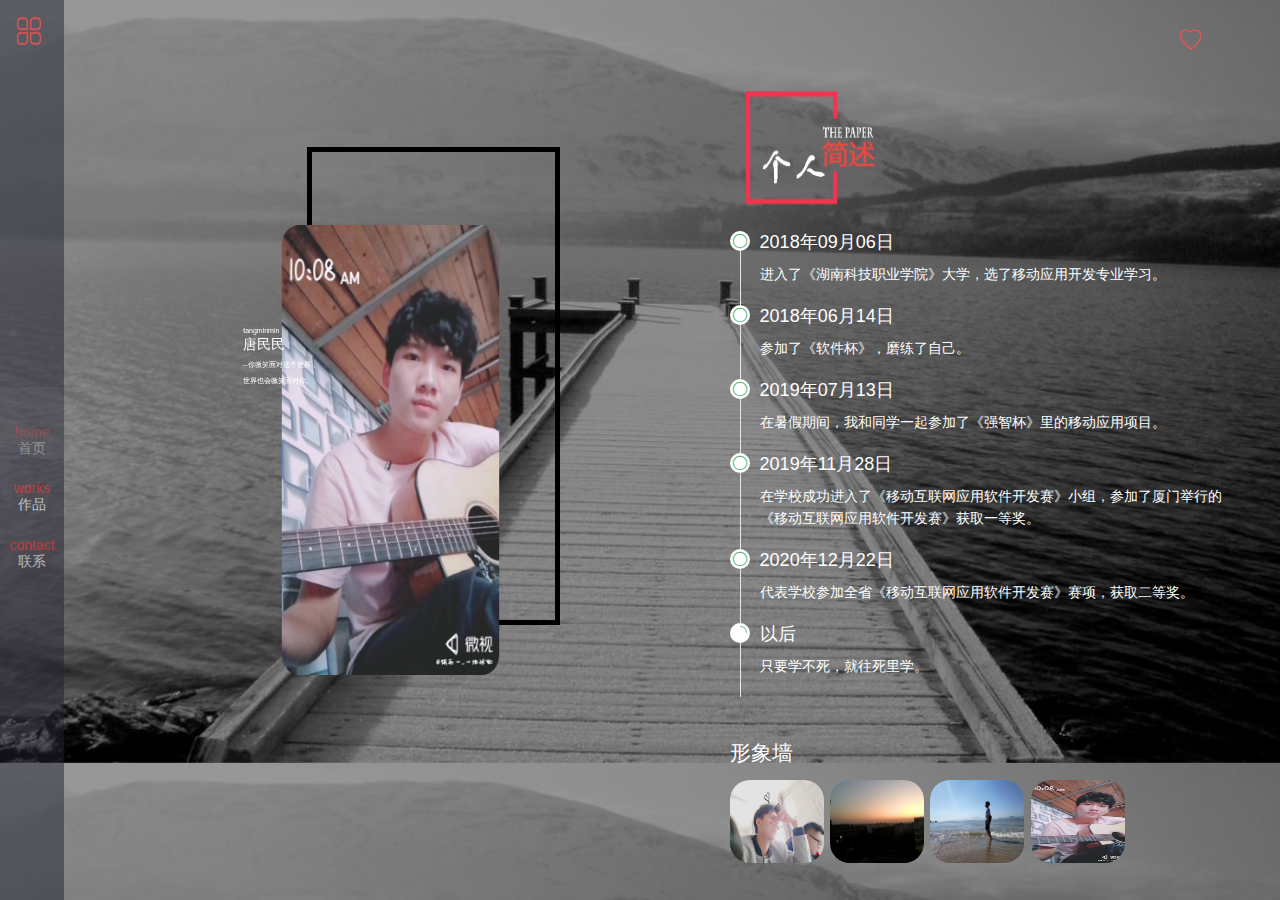
<file: index.html>
<!DOCTYPE html>
<html lang="en">

<head>
    <meta charset="UTF-8">
    <meta name="viewport" content="width=device-width, initial-scale=1.0">
    <meta http-equiv="X-UA-Compatible" content="ie=edge">
    <title>主页</title>
</head>
<!-- 导入时间线样式 -->
<link rel="stylesheet" href="layui/css/layui.css" media="all">
<!-- 导入page1的css -->
<link rel="stylesheet" href="./css/page1.css" type="text/css">
<!-- 导入page2的css -->
<link rel="stylesheet" href="./css/page2.css" type="text/css">
<!-- 导入page2的css -->
<link rel="stylesheet" href="./css/page3.css" type="text/css">
<style>

    * {
        padding: 0;
        margin: 0;
    }

    html,
    body {
        width: 100%;
        height: 100%;
    }

    .mainDiv {
        width: 100%;
        height: 100%;
        overflow: hidden;
    }

    .mainDiv_page {
        width: 100%;
        height: 100%;
        transition: 1s;
    }

    .mainDiv_page1 {
        width: 100%;
        height: 100%;
        background: url(./image/bg1.png);
        background-size: 100%;
        padding-left: 6%;
        display: flex;
        flex-direction: row;
    }

    .mainDiv_page2 {
        width: 100%;
        height: 100%;
        background: bisque;
        background: url(./image/bg2.png);
        background-size: 100%;
        padding-left: 5%;
        display: flex;
    }

    .mainDiv_page3 {
        width: 100%;
        height: 100%;
        background: bisque;
        background: url(./image/bg3.png);
        background-size: 100%;
        padding-left: 5%;
        display: flex;
    }

    /*菜单  */
    .mainMenu {
        position: absolute;
        background: rgb(34, 33, 49);
        opacity: 0.5;
        width: 5%;
        height: 100%;
        display: flex;
        flex-direction: column;
        align-items: center;
    }

    #iv_openMenu {
        position: absolute;
        margin-left: 1%;
        z-index: 10;
        margin-top: 1%;
        opacity: 0.8;
        width: 2.5%;
        height: 4%;
    }
    
    #iv_openMenu:hover {
        cursor: pointer;
        opacity: 1;
        transition: 1s;
    }
    #iv_love{
        position: absolute;
        width: 2%;
        height: 3%;
        margin-left: 92%;
        margin-top: 2%;
        transition: 1s;
    }
    #iv_love:hover{
        cursor: pointer;
        width: 3%;
        height: 4%;
        transition: 1s;
    }

    #div_opneMenuBg {
        background: rgb(62, 62, 71);
        width: 100%;
        height: 8%;
        position: relative;
        opacity: 0.5;
        top: 43%;
    }


    .mainMenu_list {
        text-align: center;
        margin: auto;
        display: flex;
        flex-direction: column;
    }

    .menuList {
        width: 100%;
        margin-top: 50%;
    }

    .menuList:hover {
        cursor: pointer;
        text-shadow: 1px 1px gray;
    }
</style>
<script src="./js/util.js"></script>
<body>
    <!-- 菜单界面 -->
    <img src="./image/icon_menu.png" id="iv_openMenu">
    <a href="./love/love.html" target="_blank"><img src="./image/love.png" id="iv_love"></a>
    <div class="mainMenu">
        <div id="div_opneMenuBg"></div>
        <div class="mainMenu_list">
            <span class="menuList">
                <span style="color: red;">home</span><br>
                <span style="color: white;">首页</span>
            </span>
            <span class="menuList">
                <span style="color: red;">works</span><br>
                <span style="color: white;">作品</span>
            </span>
            <span class="menuList">
                <span style="color: red;">contact</span><br>
                <span style="color: white;">联系</span>
            </span>
        </div>
    </div>
    <!-- 主界面 -->
    <div class="mainDiv"">
        <div class=" mainDiv_page">
        <!-- 第一个界面 -->
        <div class="mainDiv_page1">
            <div id="page1_lift">
                <div id="imgBg"></div>
                <img src="./image/user/user4.png">
                <span id="page1_liftText">
                    <span style="font-size: 50%;">tangminmin<br></span>
                    唐民民<br>
                    <span style="font-size: 50%;">
                        --你微笑面对这个世界，<br>世界也会微笑面对你。
                    </span>
                </span>
            </div>
            <div id="page1_right">
                <img src="./image/home_title.png">
                <!-- 添加时间线 -->
                <div id="page1_jieshao">
                    <!-- //添加时间线 -->
                </div>
                <!-- 添加图片 -->
                <span style="font-size: 150%;">形象墙</span>
                <div id="page1_images">
                    <img src="./image/user/user1.png" >
                    <img src="./image/user/user2.png" >
                    <img src="./image/user/user3.png" >
                    <img src="./image/user/user4.png" >
                </div>
            </div>
        </div>
        <div class="mainDiv_page2">
            <!-- apk区 -->
            <div class="page2_apk">
                <div id="page2_apk_bg">
                    <img src="./image/page2_apk.png" style="width: 20%;height: 10%;margin: auto;">
                </div>
                <div id="page2_apk_ph">
                    <div id="page2_apk_phbg">
                        <!-- 这里添加所有app -->
                    </div>
                </div>
            </div>
            <!-- html区 -->
            <div class="page2_html">
                <div id="page2_html_bg">
                    <img src="./image/page2_html.png" style="width: 20%;height: 10%;margin: auto;">
                </div>
                <div id="page2_html_ph">
                    <!-- 这里加载所有的html -->
                </div>

            </div>
            <!-- word区 -->
            <div class="page2_word">
                <div id="page2_word_bg">
                    <img src="./image/page2_word.png" style="width: 20%;height: 10%;margin: auto;">
                </div>
                <div id="page2_word_ph">
                    <!-- 这里加载所有的word -->
                    
                </div>
            </div>
            <div class="page2_dd">
                <div id="page2_dd_bg">
                    <img src="./image/page2_dd.png" style="width: 20%;height: 10%;margin: auto;">
                </div>
            </div>
        </div>
        <div class="mainDiv_page3">
            <div class="page3_ph" >
                <div class="page3_ph_code">
                    <img src="./image/page3_qq.png">
                    <span>1223758238</span>
                </div>
            </div>
            <div class="page3_ph" >
                <div class="page3_ph_code">
                    <img src="./image/page3_wx.png">
                    <span>ta1223758238</span>
                </div>
            </div>
            <div class="page3_ph" >
                <div class="page3_ph_code">
                    <img src="./image/page3_phone.png">
                    <span>17674078238</span>
                </div>
            </div>
            <div class="page3_ph" >
                <div class="page3_ph_code">
                    <img src="./image/page3_yx.png">
                    <span>1223758238@qq.com</span>
                </<div>
            </div>
        </div>
    </div>
    </div>
</body>
<!-- 导入page1的js -->
<script src="./js/page1.js"></script>
<!-- 导入page2的js -->
<script src="./js/page2.js"></script>
<script>
    alert("建议使用Chrome(谷歌)浏览器");
    //-------主框架
    let pagePost = ["0%", "-49.5%", "-99%"]; //主界面得移动
    let menuBgCh = ["44%", "52%", "60%"]; //菜单选中背景
    let newPage = 0; //
    let page = document.getElementsByClassName("mainDiv_page")[0];
    let isAnimatino = true;
    //点击menu切换
    $(".menuList").click(function () {
        let index = $(".menuList").index(this); //获取点击的第几个class
        animationPageNext(index);
    })
    //触发滚轮事件
    window.onmousewheel = function (e) {
        if (isAnimatino) { //判定是否切换
            isAnimatino = false; //刚进入不得立马切换
            e = e || window.event;
            if (e.wheelDelta > 0) {
                //上滑动
                newPage--;
                if (newPage == -1) {
                    newPage = pagePost.length - 1;
                }
            }
            if (e.wheelDelta < 0) {
                //下滑动
                newPage++;
                if (newPage == pagePost.length) {
                    newPage = 0
                }
            }
            setTimeout(function () {
                //等待动画执行完毕就允许再次监听
                isAnimatino = true;
            }, 1000);
            animationPageNext(newPage); //调用切换页面
        }
    }
    let isOpenMenu = true;
    $("#iv_openMenu").click(() => {
        $(".mainMenu").animate({
            width: 'toggle'
        }, 500);
        if (isOpenMenu) {
            r = "180deg";
        } else {
            r = "0deg";
        }
        $("#iv_openMenu").css({
            "transform": "rotate(" + r + ")"
        });
        isOpenMenu = !isOpenMenu;
    });
    //写一个动画切换界面的方法
    function animationPageNext(index) {
        page.style.marginTop = pagePost[index]; //移动主界面
        $("#div_opneMenuBg").animate({
            "top": menuBgCh[index]
        }); //移动选中背景
    }
</script>

</html>
</file>
<file: layui/css/layui.css>
/** layui-v2.3.0 MIT License By https://www.layui.com */
 .layui-inline,img{display:inline-block;vertical-align:middle}.layui-rate,li{list-style:none}h1,h2,h3,h4,h5,h6{font-weight:400}.layui-edge,.layui-header,.layui-inline,.layui-main{position:relative}.layui-btn,.layui-edge,.layui-inline,img{vertical-align:middle}.layui-btn,.layui-disabled,.layui-icon,.layui-unselect{-webkit-user-select:none;-ms-user-select:none;-moz-user-select:none}blockquote,body,button,dd,div,dl,dt,form,h1,h2,h3,h4,h5,h6,input,li,ol,p,pre,td,textarea,th,ul{margin:0;padding:0;-webkit-tap-highlight-color:rgba(0,0,0,0)}a:active,a:hover{outline:0}img{border:none}table{border-collapse:collapse;border-spacing:0}h4,h5,h6{font-size:100%}button,input,optgroup,option,select,textarea{font-family:inherit;font-size:inherit;font-style:inherit;font-weight:inherit;outline:0}pre{white-space:pre-wrap;white-space:-moz-pre-wrap;white-space:-pre-wrap;white-space:-o-pre-wrap;word-wrap:break-word}body{line-height:24px;font:14px Helvetica Neue,Helvetica,PingFang SC,\5FAE\8F6F\96C5\9ED1,Tahoma,Arial,sans-serif}hr{height:1px;margin:10px 0;border:0;clear:both}a{color:#333;text-decoration:none}a:hover{color:#777}a cite{font-style:normal;*cursor:pointer}.layui-border-box,.layui-border-box *{box-sizing:border-box}.layui-box,.layui-box *{box-sizing:content-box}.layui-clear{clear:both;*zoom:1}.layui-clear:after{content:'\20';clear:both;*zoom:1;display:block;height:0}.layui-inline{*display:inline;*zoom:1}.layui-edge{display:inline-block;width:0;height:0;border-width:6px;border-style:dashed;border-color:transparent;overflow:hidden}.layui-edge-top{top:-4px;border-bottom-color:#999;border-bottom-style:solid}.layui-edge-right{border-left-color:#999;border-left-style:solid}.layui-edge-bottom{top:2px;border-top-color:#999;border-top-style:solid}.layui-edge-left{border-right-color:#999;border-right-style:solid}.layui-elip{text-overflow:ellipsis;overflow:hidden;white-space:nowrap}.layui-disabled,.layui-disabled:hover{color:#d2d2d2!important;cursor:not-allowed!important}.layui-circle{border-radius:100%}.layui-show{display:block!important}.layui-hide{display:none!important}@font-face{font-family:layui-icon;src:url(../font/iconfont.eot?v=230);src:url(../font/iconfont.eot?v=230#iefix) format('embedded-opentype'),url(../font/iconfont.svg?v=230#iconfont) format('svg'),url(../font/iconfont.woff?v=230) format('woff'),url(../font/iconfont.ttf?v=230) format('truetype')}.layui-icon{font-family:layui-icon!important;font-size:16px;font-style:normal;-webkit-font-smoothing:antialiased;-moz-osx-font-smoothing:grayscale}.layui-icon-reply-fill:before{content:"\e611"}.layui-icon-set-fill:before{content:"\e614"}.layui-icon-menu-fill:before{content:"\e60f"}.layui-icon-search:before{content:"\e615"}.layui-icon-share:before{content:"\e641"}.layui-icon-set-sm:before{content:"\e620"}.layui-icon-engine:before{content:"\e628"}.layui-icon-close:before{content:"\1006"}.layui-icon-close-fill:before{content:"\1007"}.layui-icon-chart-screen:before{content:"\e629"}.layui-icon-star:before{content:"\e600"}.layui-icon-circle-dot:before{content:"\e617"}.layui-icon-chat:before{content:"\e606"}.layui-icon-release:before{content:"\e609"}.layui-icon-list:before{content:"\e60a"}.layui-icon-chart:before{content:"\e62c"}.layui-icon-ok-circle:before{content:"\1005"}.layui-icon-layim-theme:before{content:"\e61b"}.layui-icon-table:before{content:"\e62d"}.layui-icon-right:before{content:"\e602"}.layui-icon-left:before{content:"\e603"}.layui-icon-cart-simple:before{content:"\e698"}.layui-icon-face-cry:before{content:"\e69c"}.layui-icon-face-smile:before{content:"\e6af"}.layui-icon-survey:before{content:"\e6b2"}.layui-icon-tree:before{content:"\e62e"}.layui-icon-upload-circle:before{content:"\e62f"}.layui-icon-add-circle:before{content:"\e61f"}.layui-icon-download-circle:before{content:"\e601"}.layui-icon-templeate-1:before{content:"\e630"}.layui-icon-util:before{content:"\e631"}.layui-icon-face-surprised:before{content:"\e664"}.layui-icon-edit:before{content:"\e642"}.layui-icon-speaker:before{content:"\e645"}.layui-icon-down:before{content:"\e61a"}.layui-icon-file:before{content:"\e621"}.layui-icon-layouts:before{content:"\e632"}.layui-icon-rate-half:before{content:"\e6c9"}.layui-icon-add-circle-fine:before{content:"\e608"}.layui-icon-prev-circle:before{content:"\e633"}.layui-icon-read:before{content:"\e705"}.layui-icon-404:before{content:"\e61c"}.layui-icon-carousel:before{content:"\e634"}.layui-icon-help:before{content:"\e607"}.layui-icon-code-circle:before{content:"\e635"}.layui-icon-water:before{content:"\e636"}.layui-icon-username:before{content:"\e66f"}.layui-icon-find-fill:before{content:"\e670"}.layui-icon-about:before{content:"\e60b"}.layui-icon-location:before{content:"\e715"}.layui-icon-up:before{content:"\e619"}.layui-icon-pause:before{content:"\e651"}.layui-icon-date:before{content:"\e637"}.layui-icon-layim-uploadfile:before{content:"\e61d"}.layui-icon-delete:before{content:"\e640"}.layui-icon-play:before{content:"\e652"}.layui-icon-top:before{content:"\e604"}.layui-icon-friends:before{content:"\e612"}.layui-icon-refresh-3:before{content:"\e9aa"}.layui-icon-ok:before{content:"\e605"}.layui-icon-layer:before{content:"\e638"}.layui-icon-face-smile-fine:before{content:"\e60c"}.layui-icon-dollar:before{content:"\e659"}.layui-icon-group:before{content:"\e613"}.layui-icon-layim-download:before{content:"\e61e"}.layui-icon-picture-fine:before{content:"\e60d"}.layui-icon-link:before{content:"\e64c"}.layui-icon-diamond:before{content:"\e735"}.layui-icon-log:before{content:"\e60e"}.layui-icon-rate-solid:before{content:"\e67a"}.layui-icon-fonts-del:before{content:"\e64f"}.layui-icon-unlink:before{content:"\e64d"}.layui-icon-fonts-clear:before{content:"\e639"}.layui-icon-triangle-r:before{content:"\e623"}.layui-icon-circle:before{content:"\e63f"}.layui-icon-radio:before{content:"\e643"}.layui-icon-align-center:before{content:"\e647"}.layui-icon-align-right:before{content:"\e648"}.layui-icon-align-left:before{content:"\e649"}.layui-icon-loading-1:before{content:"\e63e"}.layui-icon-return:before{content:"\e65c"}.layui-icon-fonts-strong:before{content:"\e62b"}.layui-icon-upload:before{content:"\e67c"}.layui-icon-dialogue:before{content:"\e63a"}.layui-icon-video:before{content:"\e6ed"}.layui-icon-headset:before{content:"\e6fc"}.layui-icon-cellphone-fine:before{content:"\e63b"}.layui-icon-add-1:before{content:"\e654"}.layui-icon-face-smile-b:before{content:"\e650"}.layui-icon-fonts-html:before{content:"\e64b"}.layui-icon-form:before{content:"\e63c"}.layui-icon-cart:before{content:"\e657"}.layui-icon-camera-fill:before{content:"\e65d"}.layui-icon-tabs:before{content:"\e62a"}.layui-icon-fonts-code:before{content:"\e64e"}.layui-icon-fire:before{content:"\e756"}.layui-icon-set:before{content:"\e716"}.layui-icon-fonts-u:before{content:"\e646"}.layui-icon-triangle-d:before{content:"\e625"}.layui-icon-tips:before{content:"\e702"}.layui-icon-picture:before{content:"\e64a"}.layui-icon-more-vertical:before{content:"\e671"}.layui-icon-flag:before{content:"\e66c"}.layui-icon-loading:before{content:"\e63d"}.layui-icon-fonts-i:before{content:"\e644"}.layui-icon-refresh-1:before{content:"\e666"}.layui-icon-rmb:before{content:"\e65e"}.layui-icon-home:before{content:"\e68e"}.layui-icon-user:before{content:"\e770"}.layui-icon-notice:before{content:"\e667"}.layui-icon-login-weibo:before{content:"\e675"}.layui-icon-voice:before{content:"\e688"}.layui-icon-upload-drag:before{content:"\e681"}.layui-icon-login-qq:before{content:"\e676"}.layui-icon-snowflake:before{content:"\e6b1"}.layui-icon-file-b:before{content:"\e655"}.layui-icon-template:before{content:"\e663"}.layui-icon-auz:before{content:"\e672"}.layui-icon-console:before{content:"\e665"}.layui-icon-app:before{content:"\e653"}.layui-icon-prev:before{content:"\e65a"}.layui-icon-website:before{content:"\e7ae"}.layui-icon-next:before{content:"\e65b"}.layui-icon-component:before{content:"\e857"}.layui-icon-more:before{content:"\e65f"}.layui-icon-login-wechat:before{content:"\e677"}.layui-icon-shrink-right:before{content:"\e668"}.layui-icon-spread-left:before{content:"\e66b"}.layui-icon-camera:before{content:"\e660"}.layui-icon-note:before{content:"\e66e"}.layui-icon-refresh:before{content:"\e669"}.layui-icon-female:before{content:"\e661"}.layui-icon-male:before{content:"\e662"}.layui-icon-password:before{content:"\e673"}.layui-icon-senior:before{content:"\e674"}.layui-icon-theme:before{content:"\e66a"}.layui-icon-tread:before{content:"\e6c5"}.layui-icon-praise:before{content:"\e6c6"}.layui-icon-star-fill:before{content:"\e658"}.layui-icon-rate:before{content:"\e67b"}.layui-icon-template-1:before{content:"\e656"}.layui-icon-vercode:before{content:"\e679"}.layui-icon-cellphone:before{content:"\e678"}.layui-icon-screen-full:before{content:"\e622"}.layui-icon-screen-restore:before{content:"\e758"}.layui-main{width:1140px;margin:0 auto}.layui-header{z-index:1000;height:60px}.layui-header a:hover{transition:all .5s;-webkit-transition:all .5s}.layui-side{position:fixed;left:0;top:0;bottom:0;z-index:999;width:200px;overflow-x:hidden}.layui-side-scroll{position:relative;width:220px;height:100%;overflow-x:hidden}.layui-body{position:absolute;left:200px;right:0;top:0;bottom:0;z-index:998;width:auto;overflow:hidden;overflow-y:auto;box-sizing:border-box}.layui-layout-body{overflow:hidden}.layui-layout-admin .layui-header{background-color:#23262E}.layui-layout-admin .layui-side{top:60px;width:200px;overflow-x:hidden}.layui-layout-admin .layui-body{top:60px;bottom:44px}.layui-layout-admin .layui-main{width:auto;margin:0 15px}.layui-layout-admin .layui-footer{position:fixed;left:200px;right:0;bottom:0;height:44px;line-height:44px;padding:0 15px;background-color:#eee}.layui-layout-admin .layui-logo{position:absolute;left:0;top:0;width:200px;height:100%;line-height:60px;text-align:center;color:#009688;font-size:16px}.layui-layout-admin .layui-header .layui-nav{background:0 0}.layui-layout-left{position:absolute!important;left:200px;top:0}.layui-layout-right{position:absolute!important;right:0;top:0}.layui-container{position:relative;margin:0 auto;padding:0 15px;box-sizing:border-box}.layui-fluid{position:relative;margin:0 auto;padding:0 15px}.layui-row:after,.layui-row:before{content:'';display:block;clear:both}.layui-col-lg1,.layui-col-lg10,.layui-col-lg11,.layui-col-lg12,.layui-col-lg2,.layui-col-lg3,.layui-col-lg4,.layui-col-lg5,.layui-col-lg6,.layui-col-lg7,.layui-col-lg8,.layui-col-lg9,.layui-col-md1,.layui-col-md10,.layui-col-md11,.layui-col-md12,.layui-col-md2,.layui-col-md3,.layui-col-md4,.layui-col-md5,.layui-col-md6,.layui-col-md7,.layui-col-md8,.layui-col-md9,.layui-col-sm1,.layui-col-sm10,.layui-col-sm11,.layui-col-sm12,.layui-col-sm2,.layui-col-sm3,.layui-col-sm4,.layui-col-sm5,.layui-col-sm6,.layui-col-sm7,.layui-col-sm8,.layui-col-sm9,.layui-col-xs1,.layui-col-xs10,.layui-col-xs11,.layui-col-xs12,.layui-col-xs2,.layui-col-xs3,.layui-col-xs4,.layui-col-xs5,.layui-col-xs6,.layui-col-xs7,.layui-col-xs8,.layui-col-xs9{position:relative;display:block;box-sizing:border-box}.layui-col-xs1,.layui-col-xs10,.layui-col-xs11,.layui-col-xs12,.layui-col-xs2,.layui-col-xs3,.layui-col-xs4,.layui-col-xs5,.layui-col-xs6,.layui-col-xs7,.layui-col-xs8,.layui-col-xs9{float:left}.layui-col-xs1{width:8.33333333%}.layui-col-xs2{width:16.66666667%}.layui-col-xs3{width:25%}.layui-col-xs4{width:33.33333333%}.layui-col-xs5{width:41.66666667%}.layui-col-xs6{width:50%}.layui-col-xs7{width:58.33333333%}.layui-col-xs8{width:66.66666667%}.layui-col-xs9{width:75%}.layui-col-xs10{width:83.33333333%}.layui-col-xs11{width:91.66666667%}.layui-col-xs12{width:100%}.layui-col-xs-offset1{margin-left:8.33333333%}.layui-col-xs-offset2{margin-left:16.66666667%}.layui-col-xs-offset3{margin-left:25%}.layui-col-xs-offset4{margin-left:33.33333333%}.layui-col-xs-offset5{margin-left:41.66666667%}.layui-col-xs-offset6{margin-left:50%}.layui-col-xs-offset7{margin-left:58.33333333%}.layui-col-xs-offset8{margin-left:66.66666667%}.layui-col-xs-offset9{margin-left:75%}.layui-col-xs-offset10{margin-left:83.33333333%}.layui-col-xs-offset11{margin-left:91.66666667%}.layui-col-xs-offset12{margin-left:100%}@media screen and (max-width:768px){.layui-hide-xs{display:none!important}.layui-show-xs-block{display:block!important}.layui-show-xs-inline{display:inline!important}.layui-show-xs-inline-block{display:inline-block!important}}@media screen and (min-width:768px){.layui-container{width:750px}.layui-hide-sm{display:none!important}.layui-show-sm-block{display:block!important}.layui-show-sm-inline{display:inline!important}.layui-show-sm-inline-block{display:inline-block!important}.layui-col-sm1,.layui-col-sm10,.layui-col-sm11,.layui-col-sm12,.layui-col-sm2,.layui-col-sm3,.layui-col-sm4,.layui-col-sm5,.layui-col-sm6,.layui-col-sm7,.layui-col-sm8,.layui-col-sm9{float:left}.layui-col-sm1{width:8.33333333%}.layui-col-sm2{width:16.66666667%}.layui-col-sm3{width:25%}.layui-col-sm4{width:33.33333333%}.layui-col-sm5{width:41.66666667%}.layui-col-sm6{width:50%}.layui-col-sm7{width:58.33333333%}.layui-col-sm8{width:66.66666667%}.layui-col-sm9{width:75%}.layui-col-sm10{width:83.33333333%}.layui-col-sm11{width:91.66666667%}.layui-col-sm12{width:100%}.layui-col-sm-offset1{margin-left:8.33333333%}.layui-col-sm-offset2{margin-left:16.66666667%}.layui-col-sm-offset3{margin-left:25%}.layui-col-sm-offset4{margin-left:33.33333333%}.layui-col-sm-offset5{margin-left:41.66666667%}.layui-col-sm-offset6{margin-left:50%}.layui-col-sm-offset7{margin-left:58.33333333%}.layui-col-sm-offset8{margin-left:66.66666667%}.layui-col-sm-offset9{margin-left:75%}.layui-col-sm-offset10{margin-left:83.33333333%}.layui-col-sm-offset11{margin-left:91.66666667%}.layui-col-sm-offset12{margin-left:100%}}@media screen and (min-width:992px){.layui-container{width:970px}.layui-hide-md{display:none!important}.layui-show-md-block{display:block!important}.layui-show-md-inline{display:inline!important}.layui-show-md-inline-block{display:inline-block!important}.layui-col-md1,.layui-col-md10,.layui-col-md11,.layui-col-md12,.layui-col-md2,.layui-col-md3,.layui-col-md4,.layui-col-md5,.layui-col-md6,.layui-col-md7,.layui-col-md8,.layui-col-md9{float:left}.layui-col-md1{width:8.33333333%}.layui-col-md2{width:16.66666667%}.layui-col-md3{width:25%}.layui-col-md4{width:33.33333333%}.layui-col-md5{width:41.66666667%}.layui-col-md6{width:50%}.layui-col-md7{width:58.33333333%}.layui-col-md8{width:66.66666667%}.layui-col-md9{width:75%}.layui-col-md10{width:83.33333333%}.layui-col-md11{width:91.66666667%}.layui-col-md12{width:100%}.layui-col-md-offset1{margin-left:8.33333333%}.layui-col-md-offset2{margin-left:16.66666667%}.layui-col-md-offset3{margin-left:25%}.layui-col-md-offset4{margin-left:33.33333333%}.layui-col-md-offset5{margin-left:41.66666667%}.layui-col-md-offset6{margin-left:50%}.layui-col-md-offset7{margin-left:58.33333333%}.layui-col-md-offset8{margin-left:66.66666667%}.layui-col-md-offset9{margin-left:75%}.layui-col-md-offset10{margin-left:83.33333333%}.layui-col-md-offset11{margin-left:91.66666667%}.layui-col-md-offset12{margin-left:100%}}@media screen and (min-width:1200px){.layui-container{width:1170px}.layui-hide-lg{display:none!important}.layui-show-lg-block{display:block!important}.layui-show-lg-inline{display:inline!important}.layui-show-lg-inline-block{display:inline-block!important}.layui-col-lg1,.layui-col-lg10,.layui-col-lg11,.layui-col-lg12,.layui-col-lg2,.layui-col-lg3,.layui-col-lg4,.layui-col-lg5,.layui-col-lg6,.layui-col-lg7,.layui-col-lg8,.layui-col-lg9{float:left}.layui-col-lg1{width:8.33333333%}.layui-col-lg2{width:16.66666667%}.layui-col-lg3{width:25%}.layui-col-lg4{width:33.33333333%}.layui-col-lg5{width:41.66666667%}.layui-col-lg6{width:50%}.layui-col-lg7{width:58.33333333%}.layui-col-lg8{width:66.66666667%}.layui-col-lg9{width:75%}.layui-col-lg10{width:83.33333333%}.layui-col-lg11{width:91.66666667%}.layui-col-lg12{width:100%}.layui-col-lg-offset1{margin-left:8.33333333%}.layui-col-lg-offset2{margin-left:16.66666667%}.layui-col-lg-offset3{margin-left:25%}.layui-col-lg-offset4{margin-left:33.33333333%}.layui-col-lg-offset5{margin-left:41.66666667%}.layui-col-lg-offset6{margin-left:50%}.layui-col-lg-offset7{margin-left:58.33333333%}.layui-col-lg-offset8{margin-left:66.66666667%}.layui-col-lg-offset9{margin-left:75%}.layui-col-lg-offset10{margin-left:83.33333333%}.layui-col-lg-offset11{margin-left:91.66666667%}.layui-col-lg-offset12{margin-left:100%}}.layui-col-space1{margin:-.5px}.layui-col-space1>*{padding:.5px}.layui-col-space3{margin:-1.5px}.layui-col-space3>*{padding:1.5px}.layui-col-space5{margin:-2.5px}.layui-col-space5>*{padding:2.5px}.layui-col-space8{margin:-3.5px}.layui-col-space8>*{padding:3.5px}.layui-col-space10{margin:-5px}.layui-col-space10>*{padding:5px}.layui-col-space12{margin:-6px}.layui-col-space12>*{padding:6px}.layui-col-space15{margin:-7.5px}.layui-col-space15>*{padding:7.5px}.layui-col-space18{margin:-9px}.layui-col-space18>*{padding:9px}.layui-col-space20{margin:-10px}.layui-col-space20>*{padding:10px}.layui-col-space22{margin:-11px}.layui-col-space22>*{padding:11px}.layui-col-space25{margin:-12.5px}.layui-col-space25>*{padding:12.5px}.layui-col-space30{margin:-15px}.layui-col-space30>*{padding:15px}.layui-btn,.layui-input,.layui-select,.layui-textarea,.layui-upload-button{outline:0;-webkit-appearance:none;transition:all .3s;-webkit-transition:all .3s;box-sizing:border-box}.layui-elem-quote{margin-bottom:10px;padding:15px;line-height:22px;border-left:5px solid #009688;border-radius:0 2px 2px 0;background-color:#f2f2f2}.layui-quote-nm{border-style:solid;border-width:1px 1px 1px 5px;background:0 0}.layui-elem-field{margin-bottom:10px;padding:0;border-width:1px;border-style:solid}.layui-elem-field legend{margin-left:20px;padding:0 10px;font-size:20px;font-weight:300}.layui-field-title{margin:10px 0 20px;border-width:1px 0 0}.layui-field-box{padding:10px 15px}.layui-field-title .layui-field-box{padding:10px 0}.layui-progress{position:relative;height:6px;border-radius:20px;background-color:#e2e2e2}.layui-progress-bar{position:absolute;left:0;top:0;width:0;max-width:100%;height:6px;border-radius:20px;text-align:right;background-color:#5FB878;transition:all .3s;-webkit-transition:all .3s}.layui-progress-big,.layui-progress-big .layui-progress-bar{height:18px;line-height:18px}.layui-progress-text{position:relative;top:-20px;line-height:18px;font-size:12px;color:#666}.layui-progress-big .layui-progress-text{position:static;padding:0 10px;color:#fff}.layui-collapse{border-width:1px;border-style:solid;border-radius:2px}.layui-colla-content,.layui-colla-item{border-top-width:1px;border-top-style:solid}.layui-colla-item:first-child{border-top:none}.layui-colla-title{position:relative;height:42px;line-height:42px;padding:0 15px 0 35px;color:#333;background-color:#f2f2f2;cursor:pointer;font-size:14px;overflow:hidden}.layui-colla-content{display:none;padding:10px 15px;line-height:22px;color:#666}.layui-colla-icon{position:absolute;left:15px;top:0;font-size:14px}.layui-card-body,.layui-card-header,.layui-form-label,.layui-form-mid,.layui-form-select,.layui-input-block,.layui-input-inline,.layui-textarea{position:relative}.layui-card{margin-bottom:15px;border-radius:2px;background-color:#fff;box-shadow:0 1px 2px 0 rgba(0,0,0,.05)}.layui-card:last-child{margin-bottom:0}.layui-card-header{height:42px;line-height:42px;padding:0 15px;border-bottom:1px solid #f6f6f6;color:#333;border-radius:2px 2px 0 0;font-size:14px}.layui-bg-black,.layui-bg-blue,.layui-bg-cyan,.layui-bg-green,.layui-bg-orange,.layui-bg-red{color:#fff!important}.layui-card-body{padding:10px 15px;line-height:24px}.layui-card-body[pad15]{padding:15px}.layui-card-body[pad20]{padding:20px}.layui-card-body .layui-table{margin:5px 0}.layui-card .layui-tab{margin:0}.layui-panel-window{position:relative;padding:15px;border-radius:0;border-top:5px solid #E6E6E6;background-color:#fff}.layui-bg-red{background-color:#FF5722!important}.layui-bg-orange{background-color:#FFB800!important}.layui-bg-green{background-color:#009688!important}.layui-bg-cyan{background-color:#2F4056!important}.layui-bg-blue{background-color:#1E9FFF!important}.layui-bg-black{background-color:#393D49!important}.layui-bg-gray{background-color:#eee!important;color:#666!important}.layui-badge-rim,.layui-colla-content,.layui-colla-item,.layui-collapse,.layui-elem-field,.layui-form-pane .layui-form-item[pane],.layui-form-pane .layui-form-label,.layui-input,.layui-layedit,.layui-layedit-tool,.layui-quote-nm,.layui-select,.layui-tab-bar,.layui-tab-card,.layui-tab-title,.layui-tab-title .layui-this:after,.layui-textarea{border-color:#e6e6e6}.layui-timeline-item:before,hr{background-color:#e6e6e6}.layui-text{line-height:22px;font-size:14px;color:#666}.layui-text h1,.layui-text h2,.layui-text h3{font-weight:500;color:#333}.layui-text h1{font-size:30px}.layui-text h2{font-size:24px}.layui-text h3{font-size:18px}.layui-text a:not(.layui-btn){color:#01AAED}.layui-text a:not(.layui-btn):hover{text-decoration:underline}.layui-text ul{padding:5px 0 5px 15px}.layui-text ul li{margin-top:5px;list-style-type:disc}.layui-text em,.layui-word-aux{color:#999!important;padding:0 5px!important}.layui-btn{display:inline-block;height:38px;line-height:38px;padding:0 18px;background-color:#009688;color:#fff;white-space:nowrap;text-align:center;font-size:14px;border:none;border-radius:2px;cursor:pointer}.layui-btn:hover{opacity:.8;filter:alpha(opacity=80);color:#fff}.layui-btn:active{opacity:1;filter:alpha(opacity=100)}.layui-btn+.layui-btn{margin-left:10px}.layui-btn-container{font-size:0}.layui-btn-container .layui-btn{margin-right:10px;margin-bottom:10px}.layui-btn-container .layui-btn+.layui-btn{margin-left:0}.layui-table .layui-btn-container .layui-btn{margin-bottom:9px}.layui-btn-radius{border-radius:100px}.layui-btn .layui-icon{margin-right:3px;font-size:18px;vertical-align:bottom;vertical-align:middle\9}.layui-btn-primary{border:1px solid #C9C9C9;background-color:#fff;color:#555}.layui-btn-primary:hover{border-color:#009688;color:#333}.layui-btn-normal{background-color:#1E9FFF}.layui-btn-warm{background-color:#FFB800}.layui-btn-danger{background-color:#FF5722}.layui-btn-disabled,.layui-btn-disabled:active,.layui-btn-disabled:hover{border:1px solid #e6e6e6;background-color:#FBFBFB;color:#C9C9C9;cursor:not-allowed;opacity:1}.layui-btn-lg{height:44px;line-height:44px;padding:0 25px;font-size:16px}.layui-btn-sm{height:30px;line-height:30px;padding:0 10px;font-size:12px}.layui-btn-sm i{font-size:16px!important}.layui-btn-xs{height:22px;line-height:22px;padding:0 5px;font-size:12px}.layui-btn-xs i{font-size:14px!important}.layui-btn-group{display:inline-block;vertical-align:middle;font-size:0}.layui-btn-group .layui-btn{margin-left:0!important;margin-right:0!important;border-left:1px solid rgba(255,255,255,.5);border-radius:0}.layui-btn-group .layui-btn-primary{border-left:none}.layui-btn-group .layui-btn-primary:hover{border-color:#C9C9C9;color:#009688}.layui-btn-group .layui-btn:first-child{border-left:none;border-radius:2px 0 0 2px}.layui-btn-group .layui-btn-primary:first-child{border-left:1px solid #c9c9c9}.layui-btn-group .layui-btn:last-child{border-radius:0 2px 2px 0}.layui-btn-group .layui-btn+.layui-btn{margin-left:0}.layui-btn-group+.layui-btn-group{margin-left:10px}.layui-btn-fluid{width:100%}.layui-input,.layui-select,.layui-textarea{height:38px;line-height:1.3;line-height:38px\9;border-width:1px;border-style:solid;background-color:#fff;border-radius:2px}.layui-input::-webkit-input-placeholder,.layui-select::-webkit-input-placeholder,.layui-textarea::-webkit-input-placeholder{line-height:1.3}.layui-input,.layui-textarea{display:block;width:100%;padding-left:10px}.layui-input:hover,.layui-textarea:hover{border-color:#D2D2D2!important}.layui-input:focus,.layui-textarea:focus{border-color:#C9C9C9!important}.layui-textarea{min-height:100px;height:auto;line-height:20px;padding:6px 10px;resize:vertical}.layui-select{padding:0 10px}.layui-form input[type=checkbox],.layui-form input[type=radio],.layui-form select{display:none}.layui-form [lay-ignore]{display:initial}.layui-form-item{margin-bottom:15px;clear:both;*zoom:1}.layui-form-item:after{content:'\20';clear:both;*zoom:1;display:block;height:0}.layui-form-label{float:left;display:block;padding:9px 15px;width:80px;font-weight:400;line-height:20px;text-align:right}.layui-form-label-col{display:block;float:none;padding:9px 0;line-height:20px;text-align:left}.layui-form-item .layui-inline{margin-bottom:5px;margin-right:10px}.layui-input-block{margin-left:110px;min-height:36px}.layui-input-inline{display:inline-block;vertical-align:middle}.layui-form-item .layui-input-inline{float:left;width:190px;margin-right:10px}.layui-form-text .layui-input-inline{width:auto}.layui-form-mid{float:left;display:block;padding:9px 0!important;line-height:20px;margin-right:10px}.layui-form-danger+.layui-form-select .layui-input,.layui-form-danger:focus{border-color:#FF5722!important}.layui-form-select .layui-input{padding-right:30px;cursor:pointer}.layui-form-select .layui-edge{position:absolute;right:10px;top:50%;margin-top:-3px;cursor:pointer;border-width:6px;border-top-color:#c2c2c2;border-top-style:solid;transition:all .3s;-webkit-transition:all .3s}.layui-form-select dl{display:none;position:absolute;left:0;top:42px;padding:5px 0;z-index:999;min-width:100%;border:1px solid #d2d2d2;max-height:300px;overflow-y:auto;background-color:#fff;border-radius:2px;box-shadow:0 2px 4px rgba(0,0,0,.12);box-sizing:border-box}.layui-form-select dl dd,.layui-form-select dl dt{padding:0 10px;line-height:36px;white-space:nowrap;overflow:hidden;text-overflow:ellipsis}.layui-form-select dl dt{font-size:12px;color:#999}.layui-form-select dl dd{cursor:pointer}.layui-form-select dl dd:hover{background-color:#f2f2f2}.layui-form-select .layui-select-group dd{padding-left:20px}.layui-form-select dl dd.layui-select-tips{padding-left:10px!important;color:#999}.layui-form-select dl dd.layui-this{background-color:#5FB878;color:#fff}.layui-form-checkbox,.layui-form-select dl dd.layui-disabled{background-color:#fff}.layui-form-selected dl{display:block}.layui-form-checkbox,.layui-form-checkbox *,.layui-form-switch{display:inline-block;vertical-align:middle}.layui-form-selected .layui-edge{margin-top:-9px;-webkit-transform:rotate(180deg);transform:rotate(180deg);margin-top:-3px\9}:root .layui-form-selected .layui-edge{margin-top:-9px\0/IE9}.layui-form-selectup dl{top:auto;bottom:42px}.layui-select-none{margin:5px 0;text-align:center;color:#999}.layui-select-disabled .layui-disabled{border-color:#eee!important}.layui-select-disabled .layui-edge{border-top-color:#d2d2d2}.layui-form-checkbox{position:relative;height:30px;line-height:30px;margin-right:10px;padding-right:30px;cursor:pointer;font-size:0;-webkit-transition:.1s linear;transition:.1s linear;box-sizing:border-box}.layui-form-checkbox span{padding:0 10px;height:100%;font-size:14px;border-radius:2px 0 0 2px;background-color:#d2d2d2;color:#fff;overflow:hidden;white-space:nowrap;text-overflow:ellipsis}.layui-form-checkbox:hover span{background-color:#c2c2c2}.layui-form-checkbox i{position:absolute;right:0;top:0;width:30px;height:28px;border:1px solid #d2d2d2;border-left:none;border-radius:0 2px 2px 0;color:#fff;font-size:20px;text-align:center}.layui-form-checkbox:hover i{border-color:#c2c2c2;color:#c2c2c2}.layui-form-checked,.layui-form-checked:hover{border-color:#5FB878}.layui-form-checked span,.layui-form-checked:hover span{background-color:#5FB878}.layui-form-checked i,.layui-form-checked:hover i{color:#5FB878}.layui-form-item .layui-form-checkbox{margin-top:4px}.layui-form-checkbox[lay-skin=primary]{height:auto!important;line-height:normal!important;border:none!important;margin-right:0;padding-right:0;background:0 0}.layui-form-checkbox[lay-skin=primary] span{float:right;padding-right:15px;line-height:18px;background:0 0;color:#666}.layui-form-checkbox[lay-skin=primary] i{position:relative;top:0;width:16px;height:16px;line-height:16px;border:1px solid #d2d2d2;font-size:12px;border-radius:2px;background-color:#fff;-webkit-transition:.1s linear;transition:.1s linear}.layui-form-checkbox[lay-skin=primary]:hover i{border-color:#5FB878;color:#fff}.layui-form-checked[lay-skin=primary] i{border-color:#5FB878;background-color:#5FB878;color:#fff}.layui-checkbox-disbaled[lay-skin=primary] span{background:0 0!important;color:#c2c2c2}.layui-checkbox-disbaled[lay-skin=primary]:hover i{border-color:#d2d2d2}.layui-form-item .layui-form-checkbox[lay-skin=primary]{margin-top:10px}.layui-form-switch{position:relative;height:22px;line-height:22px;min-width:35px;padding:0 5px;margin-top:8px;border:1px solid #d2d2d2;border-radius:20px;cursor:pointer;background-color:#fff;-webkit-transition:.1s linear;transition:.1s linear}.layui-form-switch i{position:absolute;left:5px;top:3px;width:16px;height:16px;border-radius:20px;background-color:#d2d2d2;-webkit-transition:.1s linear;transition:.1s linear}.layui-form-switch em{position:relative;top:0;width:25px;margin-left:21px;padding:0!important;text-align:center!important;color:#999!important;font-style:normal!important;font-size:12px}.layui-form-onswitch{border-color:#5FB878;background-color:#5FB878}.layui-checkbox-disbaled,.layui-checkbox-disbaled i{border-color:#e2e2e2!important}.layui-form-onswitch i{left:100%;margin-left:-21px;background-color:#fff}.layui-form-onswitch em{margin-left:5px;margin-right:21px;color:#fff!important}.layui-checkbox-disbaled span{background-color:#e2e2e2!important}.layui-checkbox-disbaled:hover i{color:#fff!important}[lay-radio]{display:none}.layui-form-radio,.layui-form-radio *{display:inline-block;vertical-align:middle}.layui-form-radio{line-height:28px;margin:6px 10px 0 0;padding-right:10px;cursor:pointer;font-size:0}.layui-form-radio *{font-size:14px}.layui-form-radio>i{margin-right:8px;font-size:22px;color:#c2c2c2}.layui-form-radio>i:hover,.layui-form-radioed>i{color:#5FB878}.layui-radio-disbaled>i{color:#e2e2e2!important}.layui-form-pane .layui-form-label{width:110px;padding:8px 15px;height:38px;line-height:20px;border-width:1px;border-style:solid;border-radius:2px 0 0 2px;text-align:center;background-color:#FBFBFB;overflow:hidden;white-space:nowrap;text-overflow:ellipsis;box-sizing:border-box}.layui-form-pane .layui-input-inline{margin-left:-1px}.layui-form-pane .layui-input-block{margin-left:110px;left:-1px}.layui-form-pane .layui-input{border-radius:0 2px 2px 0}.layui-form-pane .layui-form-text .layui-form-label{float:none;width:100%;border-radius:2px;box-sizing:border-box;text-align:left}.layui-form-pane .layui-form-text .layui-input-inline{display:block;margin:0;top:-1px;clear:both}.layui-form-pane .layui-form-text .layui-input-block{margin:0;left:0;top:-1px}.layui-form-pane .layui-form-text .layui-textarea{min-height:100px;border-radius:0 0 2px 2px}.layui-form-pane .layui-form-checkbox{margin:4px 0 4px 10px}.layui-form-pane .layui-form-radio,.layui-form-pane .layui-form-switch{margin-top:6px;margin-left:10px}.layui-form-pane .layui-form-item[pane]{position:relative;border-width:1px;border-style:solid}.layui-form-pane .layui-form-item[pane] .layui-form-label{position:absolute;left:0;top:0;height:100%;border-width:0 1px 0 0}.layui-form-pane .layui-form-item[pane] .layui-input-inline{margin-left:110px}@media screen and (max-width:450px){.layui-form-item .layui-form-label{text-overflow:ellipsis;overflow:hidden;white-space:nowrap}.layui-form-item .layui-inline{display:block;margin-right:0;margin-bottom:20px;clear:both}.layui-form-item .layui-inline:after{content:'\20';clear:both;display:block;height:0}.layui-form-item .layui-input-inline{display:block;float:none;left:-3px;width:auto;margin:0 0 10px 112px}.layui-form-item .layui-input-inline+.layui-form-mid{margin-left:110px;top:-5px;padding:0}.layui-form-item .layui-form-checkbox{margin-right:5px;margin-bottom:5px}}.layui-layedit{border-width:1px;border-style:solid;border-radius:2px}.layui-layedit-tool{padding:3px 5px;border-bottom-width:1px;border-bottom-style:solid;font-size:0}.layedit-tool-fixed{position:fixed;top:0;border-top:1px solid #e2e2e2}.layui-layedit-tool .layedit-tool-mid,.layui-layedit-tool .layui-icon{display:inline-block;vertical-align:middle;text-align:center;font-size:14px}.layui-layedit-tool .layui-icon{position:relative;width:32px;height:30px;line-height:30px;margin:3px 5px;color:#777;cursor:pointer;border-radius:2px}.layui-layedit-tool .layui-icon:hover{color:#393D49}.layui-layedit-tool .layui-icon:active{color:#000}.layui-layedit-tool .layedit-tool-active{background-color:#e2e2e2;color:#000}.layui-layedit-tool .layui-disabled,.layui-layedit-tool .layui-disabled:hover{color:#d2d2d2;cursor:not-allowed}.layui-layedit-tool .layedit-tool-mid{width:1px;height:18px;margin:0 10px;background-color:#d2d2d2}.layedit-tool-html{width:50px!important;font-size:30px!important}.layedit-tool-b,.layedit-tool-code,.layedit-tool-help{font-size:16px!important}.layedit-tool-d,.layedit-tool-face,.layedit-tool-image,.layedit-tool-unlink{font-size:18px!important}.layedit-tool-image input{position:absolute;font-size:0;left:0;top:0;width:100%;height:100%;opacity:.01;filter:Alpha(opacity=1);cursor:pointer}.layui-layedit-iframe iframe{display:block;width:100%}#LAY_layedit_code{overflow:hidden}.layui-laypage{display:inline-block;*display:inline;*zoom:1;vertical-align:middle;margin:10px 0;font-size:0}.layui-laypage>a:first-child,.layui-laypage>a:first-child em{border-radius:2px 0 0 2px}.layui-laypage>a:last-child,.layui-laypage>a:last-child em{border-radius:0 2px 2px 0}.layui-laypage>:first-child{margin-left:0!important}.layui-laypage>:last-child{margin-right:0!important}.layui-laypage a,.layui-laypage button,.layui-laypage input,.layui-laypage select,.layui-laypage span{border:1px solid #e2e2e2}.layui-laypage a,.layui-laypage span{display:inline-block;*display:inline;*zoom:1;vertical-align:middle;padding:0 15px;height:28px;line-height:28px;margin:0 -1px 5px 0;background-color:#fff;color:#333;font-size:12px}.layui-laypage a:hover{color:#009688}.layui-laypage em{font-style:normal}.layui-laypage .layui-laypage-spr{color:#999;font-weight:700}.layui-laypage a{text-decoration:none}.layui-laypage .layui-laypage-curr{position:relative}.layui-laypage .layui-laypage-curr em{position:relative;color:#fff}.layui-laypage .layui-laypage-curr .layui-laypage-em{position:absolute;left:-1px;top:-1px;padding:1px;width:100%;height:100%;background-color:#009688}.layui-laypage-em{border-radius:2px}.layui-laypage-next em,.layui-laypage-prev em{font-family:Sim sun;font-size:16px}.layui-laypage .layui-laypage-count,.layui-laypage .layui-laypage-limits,.layui-laypage .layui-laypage-refresh,.layui-laypage .layui-laypage-skip{margin-left:10px;margin-right:10px;padding:0;border:none}.layui-laypage .layui-laypage-limits,.layui-laypage .layui-laypage-refresh{vertical-align:top}.layui-laypage .layui-laypage-refresh i{font-size:18px;cursor:pointer}.layui-laypage select{height:22px;padding:3px;border-radius:2px;cursor:pointer}.layui-laypage .layui-laypage-skip{height:30px;line-height:30px;color:#999}.layui-laypage button,.layui-laypage input{height:30px;line-height:30px;border-radius:2px;vertical-align:top;background-color:#fff;box-sizing:border-box}.layui-laypage input{display:inline-block;width:40px;margin:0 10px;padding:0 3px;text-align:center}.layui-laypage input:focus,.layui-laypage select:focus{border-color:#009688!important}.layui-laypage button{margin-left:10px;padding:0 10px;cursor:pointer}.layui-table,.layui-table-view{margin:10px 0}.layui-flow-more{margin:10px 0;text-align:center;color:#999;font-size:14px}.layui-flow-more a{height:32px;line-height:32px}.layui-flow-more a *{display:inline-block;vertical-align:top}.layui-flow-more a cite{padding:0 20px;border-radius:3px;background-color:#eee;color:#333;font-style:normal}.layui-flow-more a cite:hover{opacity:.8}.layui-flow-more a i{font-size:30px;color:#737383}.layui-table{width:100%;background-color:#fff;color:#666}.layui-table tr{transition:all .3s;-webkit-transition:all .3s}.layui-table th{text-align:left;font-weight:400}.layui-table tbody tr:hover,.layui-table thead tr,.layui-table-click,.layui-table-header,.layui-table-hover,.layui-table-mend,.layui-table-patch,.layui-table-tool,.layui-table[lay-even] tr:nth-child(even){background-color:#f2f2f2}.layui-table td,.layui-table th,.layui-table-fixed-r,.layui-table-header,.layui-table-page,.layui-table-tips-main,.layui-table-tool,.layui-table-view,.layui-table[lay-skin=line],.layui-table[lay-skin=row]{border-width:1px;border-style:solid;border-color:#e6e6e6}.layui-table td,.layui-table th{position:relative;padding:9px 15px;min-height:20px;line-height:20px;font-size:14px}.layui-table[lay-skin=line] td,.layui-table[lay-skin=line] th{border-width:0 0 1px}.layui-table[lay-skin=row] td,.layui-table[lay-skin=row] th{border-width:0 1px 0 0}.layui-table[lay-skin=nob] td,.layui-table[lay-skin=nob] th{border:none}.layui-table img{max-width:100px}.layui-table[lay-size=lg] td,.layui-table[lay-size=lg] th{padding:15px 30px}.layui-table-view .layui-table[lay-size=lg] .layui-table-cell{height:40px;line-height:40px}.layui-table[lay-size=sm] td,.layui-table[lay-size=sm] th{font-size:12px;padding:5px 10px}.layui-table-view .layui-table[lay-size=sm] .layui-table-cell{height:20px;line-height:20px}.layui-table[lay-data]{display:none}.layui-table-box,.layui-table-view{position:relative;overflow:hidden}.layui-table-view .layui-table{position:relative;width:auto;margin:0}.layui-table-body,.layui-table-header .layui-table,.layui-table-page{margin-bottom:-1px}.layui-table-view .layui-table[lay-skin=line]{border-width:0 1px 0 0}.layui-table-view .layui-table[lay-skin=row]{border-width:0 0 1px}.layui-table-view .layui-table td,.layui-table-view .layui-table th{padding:5px 0;border-top:none;border-left:none}.layui-table-view .layui-table td{cursor:default}.layui-table-view .layui-form-checkbox[lay-skin=primary] i{width:18px;height:18px}.layui-table-header{border-width:0 0 1px;overflow:hidden}.layui-table-sort{width:10px;height:20px;margin-left:5px;cursor:pointer!important}.layui-table-sort .layui-edge{position:absolute;left:5px;border-width:5px}.layui-table-sort .layui-table-sort-asc{top:4px;border-top:none;border-bottom-style:solid;border-bottom-color:#b2b2b2}.layui-table-sort .layui-table-sort-asc:hover{border-bottom-color:#666}.layui-table-sort .layui-table-sort-desc{bottom:4px;border-bottom:none;border-top-style:solid;border-top-color:#b2b2b2}.layui-table-sort .layui-table-sort-desc:hover{border-top-color:#666}.layui-table-sort[lay-sort=asc] .layui-table-sort-asc{border-bottom-color:#000}.layui-table-sort[lay-sort=desc] .layui-table-sort-desc{border-top-color:#000}.layui-table-cell{height:28px;line-height:28px;padding:0 15px;position:relative;overflow:hidden;text-overflow:ellipsis;white-space:nowrap;box-sizing:border-box}.layui-table-cell .layui-form-checkbox[lay-skin=primary],.layui-table-cell .layui-form-radio[lay-skin=primary]{top:-1px;vertical-align:middle}.layui-table-cell .layui-form-radio{padding-right:0}.layui-table-cell .layui-form-radio>i{margin-right:0}.layui-table-cell .layui-table-link{color:#01AAED}.laytable-cell-checkbox,.laytable-cell-numbers,.laytable-cell-radio,.laytable-cell-space{padding:0;text-align:center}.layui-table-body{position:relative;overflow:auto;margin-right:-1px}.layui-table-body .layui-none{line-height:40px;text-align:center;color:#999}.layui-table-fixed{position:absolute;left:0;top:0}.layui-table-fixed .layui-table-body{overflow:hidden}.layui-table-fixed-l{box-shadow:0 -1px 8px rgba(0,0,0,.08)}.layui-table-fixed-r{left:auto;right:-1px;border-width:0 0 0 1px;box-shadow:-1px 0 8px rgba(0,0,0,.08)}.layui-table-fixed-r .layui-table-header{position:relative;overflow:visible}.layui-table-mend{position:absolute;right:-49px;top:0;height:100%;width:50px}.layui-table-tool{position:relative;width:100%;height:50px;line-height:30px;padding:10px 15px;border-width:0 0 1px}.layui-table-page{position:relative;width:100%;padding:7px 7px 0;border-width:1px 0 0;height:41px;font-size:12px}.layui-table-page>div{height:26px}.layui-table-page .layui-laypage{margin:0}.layui-table-page .layui-laypage a,.layui-table-page .layui-laypage span{height:26px;line-height:26px;margin-bottom:10px;border:none;background:0 0}.layui-table-page .layui-laypage a,.layui-table-page .layui-laypage span.layui-laypage-curr{padding:0 12px}.layui-table-page .layui-laypage span{margin-left:0;padding:0}.layui-table-page .layui-laypage .layui-laypage-prev{margin-left:-7px!important}.layui-table-page .layui-laypage .layui-laypage-curr .layui-laypage-em{left:0;top:0;padding:0}.layui-table-page .layui-laypage button,.layui-table-page .layui-laypage input{height:26px;line-height:26px}.layui-table-page .layui-laypage input{width:40px}.layui-table-page .layui-laypage button{padding:0 10px}.layui-table-page select{height:18px}.layui-table-view select[lay-ignore]{display:inline-block}.layui-table-patch .layui-table-cell{padding:0;width:30px}.layui-table-edit{position:absolute;left:0;top:0;width:100%;height:100%;padding:0 14px 1px;border-radius:0;box-shadow:1px 1px 20px rgba(0,0,0,.15)}.layui-table-edit:focus{border-color:#5FB878!important}select.layui-table-edit{padding:0 0 0 10px;border-color:#C9C9C9}.layui-table-view .layui-form-checkbox,.layui-table-view .layui-form-radio,.layui-table-view .layui-form-switch{top:0;margin:0;box-sizing:content-box}.layui-table-view .layui-form-checkbox{top:-1px;height:26px;line-height:26px}body .layui-table-tips .layui-layer-content{background:0 0;padding:0;box-shadow:0 1px 6px rgba(0,0,0,.1)}.layui-table-tips-main{margin:-44px 0 0 -1px;max-height:150px;padding:8px 15px;font-size:14px;overflow-y:scroll;background-color:#fff;color:#333}.layui-table-tips-c{position:absolute;right:-3px;top:-12px;width:18px;height:18px;padding:3px;text-align:center;font-weight:700;border-radius:100%;font-size:14px;cursor:pointer;background-color:#666}.layui-table-tips-c:hover{background-color:#999}.layui-upload-file{display:none!important;opacity:.01;filter:Alpha(opacity=1)}.layui-upload-drag,.layui-upload-form,.layui-upload-wrap{display:inline-block}.layui-upload-list{margin:10px 0}.layui-upload-choose{padding:0 10px;color:#999}.layui-upload-drag{position:relative;padding:30px;border:1px dashed #e2e2e2;background-color:#fff;text-align:center;cursor:pointer;color:#999}.layui-upload-drag .layui-icon{font-size:50px;color:#009688}.layui-upload-drag[lay-over]{border-color:#009688}.layui-upload-iframe{position:absolute;width:0;height:0;border:0;visibility:hidden}.layui-upload-wrap{position:relative;vertical-align:middle}.layui-upload-wrap .layui-upload-file{display:block!important;position:absolute;left:0;top:0;z-index:10;font-size:100px;width:100%;height:100%;opacity:.01;filter:Alpha(opacity=1);cursor:pointer}.layui-rate,.layui-rate *{display:inline-block;vertical-align:middle}.layui-rate{padding:10px 5px 10px 0;font-size:0}.layui-rate li i.layui-icon{font-size:20px;color:#FFB800;margin-right:5px;transition:all .3s;-webkit-transition:all .3s}.layui-rate li i:hover{cursor:pointer;transform:scale(1.12);-webkit-transform:scale(1.12)}.layui-rate[readonly] li i:hover{cursor:default;transform:scale(1)}.layui-code{position:relative;margin:10px 0;padding:15px;line-height:20px;border:1px solid #ddd;border-left-width:6px;background-color:#F2F2F2;color:#333;font-family:Courier New;font-size:12px}.layui-tree{line-height:26px}.layui-tree li{text-overflow:ellipsis;overflow:hidden;white-space:nowrap}.layui-tree li .layui-tree-spread,.layui-tree li a{display:inline-block;vertical-align:top;height:26px;*display:inline;*zoom:1;cursor:pointer}.layui-tree li a{font-size:0}.layui-tree li a i{font-size:16px}.layui-tree li a cite{padding:0 6px;font-size:14px;font-style:normal}.layui-tree li i{padding-left:6px;color:#333;-moz-user-select:none}.layui-tree li .layui-tree-check{font-size:13px}.layui-tree li .layui-tree-check:hover{color:#009E94}.layui-tree li ul{display:none;margin-left:20px}.layui-tree li .layui-tree-enter{line-height:24px;border:1px dotted #000}.layui-tree-drag{display:none;position:absolute;left:-666px;top:-666px;background-color:#f2f2f2;padding:5px 10px;border:1px dotted #000;white-space:nowrap}.layui-tree-drag i{padding-right:5px}.layui-nav{position:relative;padding:0 20px;background-color:#393D49;color:#fff;border-radius:2px;font-size:0;box-sizing:border-box}.layui-nav *{font-size:14px}.layui-nav .layui-nav-item{position:relative;display:inline-block;*display:inline;*zoom:1;vertical-align:middle;line-height:60px}.layui-nav .layui-nav-item a{display:block;padding:0 20px;color:#fff;color:rgba(255,255,255,.7);transition:all .3s;-webkit-transition:all .3s}.layui-nav .layui-this:after,.layui-nav-bar,.layui-nav-tree .layui-nav-itemed:after{position:absolute;left:0;top:0;width:0;height:5px;background-color:#5FB878;transition:all .2s;-webkit-transition:all .2s}.layui-nav-bar{z-index:1000}.layui-nav .layui-nav-item a:hover,.layui-nav .layui-this a{color:#fff}.layui-nav .layui-this:after{content:'';top:auto;bottom:0;width:100%}.layui-nav-img{width:30px;height:30px;margin-right:10px;border-radius:50%}.layui-nav .layui-nav-more{content:'';width:0;height:0;border-style:solid dashed dashed;border-color:#fff transparent transparent;overflow:hidden;cursor:pointer;transition:all .2s;-webkit-transition:all .2s;position:absolute;top:50%;right:3px;margin-top:-3px;border-width:6px;border-top-color:rgba(255,255,255,.7)}.layui-nav .layui-nav-mored,.layui-nav-itemed>a .layui-nav-more{margin-top:-9px;border-style:dashed dashed solid;border-color:transparent transparent #fff}.layui-nav-child{display:none;position:absolute;left:0;top:65px;min-width:100%;line-height:36px;padding:5px 0;box-shadow:0 2px 4px rgba(0,0,0,.12);border:1px solid #d2d2d2;background-color:#fff;z-index:100;border-radius:2px;white-space:nowrap}.layui-nav .layui-nav-child a{color:#333}.layui-nav .layui-nav-child a:hover{background-color:#f2f2f2;color:#000}.layui-nav-child dd{position:relative}.layui-nav .layui-nav-child dd.layui-this a,.layui-nav-child dd.layui-this{background-color:#5FB878;color:#fff}.layui-nav-child dd.layui-this:after{display:none}.layui-nav-tree{width:200px;padding:0}.layui-nav-tree .layui-nav-item{display:block;width:100%;line-height:45px}.layui-nav-tree .layui-nav-item a{position:relative;height:45px;line-height:45px;text-overflow:ellipsis;overflow:hidden;white-space:nowrap}.layui-nav-tree .layui-nav-item a:hover{background-color:#4E5465}.layui-nav-tree .layui-nav-bar{width:5px;height:0;background-color:#009688}.layui-nav-tree .layui-nav-child dd.layui-this,.layui-nav-tree .layui-nav-child dd.layui-this a,.layui-nav-tree .layui-this,.layui-nav-tree .layui-this>a,.layui-nav-tree .layui-this>a:hover{background-color:#009688;color:#fff}.layui-nav-tree .layui-this:after{display:none}.layui-nav-itemed>a,.layui-nav-tree .layui-nav-title a,.layui-nav-tree .layui-nav-title a:hover{color:#fff!important}.layui-nav-tree .layui-nav-child{position:relative;z-index:0;top:0;border:none;box-shadow:none}.layui-nav-tree .layui-nav-child a{height:40px;line-height:40px;color:#fff;color:rgba(255,255,255,.7)}.layui-nav-tree .layui-nav-child,.layui-nav-tree .layui-nav-child a:hover{background:0 0;color:#fff}.layui-nav-tree .layui-nav-more{right:10px}.layui-nav-itemed>.layui-nav-child{display:block;padding:0;background-color:rgba(0,0,0,.3)!important}.layui-nav-itemed>.layui-nav-child>.layui-this>.layui-nav-child{display:block}.layui-nav-side{position:fixed;top:0;bottom:0;left:0;overflow-x:hidden;z-index:999}.layui-bg-blue .layui-nav-bar,.layui-bg-blue .layui-nav-itemed:after,.layui-bg-blue .layui-this:after{background-color:#93D1FF}.layui-bg-blue .layui-nav-child dd.layui-this{background-color:#1E9FFF}.layui-bg-blue .layui-nav-itemed>a,.layui-nav-tree.layui-bg-blue .layui-nav-title a,.layui-nav-tree.layui-bg-blue .layui-nav-title a:hover{background-color:#007DDB!important}.layui-breadcrumb{visibility:hidden;font-size:0}.layui-breadcrumb>*{font-size:14px}.layui-breadcrumb a{color:#999!important}.layui-breadcrumb a:hover{color:#5FB878!important}.layui-breadcrumb a cite{color:#666;font-style:normal}.layui-breadcrumb span[lay-separator]{margin:0 10px;color:#999}.layui-tab{margin:10px 0;text-align:left!important}.layui-tab[overflow]>.layui-tab-title{overflow:hidden}.layui-tab-title{position:relative;left:0;height:40px;white-space:nowrap;font-size:0;border-bottom-width:1px;border-bottom-style:solid;transition:all .2s;-webkit-transition:all .2s}.layui-tab-title li{display:inline-block;*display:inline;*zoom:1;vertical-align:middle;font-size:14px;transition:all .2s;-webkit-transition:all .2s;position:relative;line-height:40px;min-width:65px;padding:0 15px;text-align:center;cursor:pointer}.layui-tab-title li a{display:block}.layui-tab-title .layui-this{color:#000}.layui-tab-title .layui-this:after{position:absolute;left:0;top:0;content:'';width:100%;height:41px;border-width:1px;border-style:solid;border-bottom-color:#fff;border-radius:2px 2px 0 0;box-sizing:border-box;pointer-events:none}.layui-tab-bar{position:absolute;right:0;top:0;z-index:10;width:30px;height:39px;line-height:39px;border-width:1px;border-style:solid;border-radius:2px;text-align:center;background-color:#fff;cursor:pointer}.layui-tab-bar .layui-icon{position:relative;display:inline-block;top:3px;transition:all .3s;-webkit-transition:all .3s}.layui-tab-item{display:none}.layui-tab-more{padding-right:30px;height:auto!important;white-space:normal!important}.layui-tab-more li.layui-this:after{border-bottom-color:#e2e2e2;border-radius:2px}.layui-tab-more .layui-tab-bar .layui-icon{top:-2px;top:3px\9;-webkit-transform:rotate(180deg);transform:rotate(180deg)}:root .layui-tab-more .layui-tab-bar .layui-icon{top:-2px\0/IE9}.layui-tab-content{padding:10px}.layui-tab-title li .layui-tab-close{position:relative;display:inline-block;width:18px;height:18px;line-height:20px;margin-left:8px;top:1px;text-align:center;font-size:14px;color:#c2c2c2;transition:all .2s;-webkit-transition:all .2s}.layui-tab-title li .layui-tab-close:hover{border-radius:2px;background-color:#FF5722;color:#fff}.layui-tab-brief>.layui-tab-title .layui-this{color:#009688}.layui-tab-brief>.layui-tab-more li.layui-this:after,.layui-tab-brief>.layui-tab-title .layui-this:after{border:none;border-radius:0;border-bottom:2px solid #5FB878}.layui-tab-brief[overflow]>.layui-tab-title .layui-this:after{top:-1px}.layui-tab-card{border-width:1px;border-style:solid;border-radius:2px;box-shadow:0 2px 5px 0 rgba(0,0,0,.1)}.layui-tab-card>.layui-tab-title{background-color:#f2f2f2}.layui-tab-card>.layui-tab-title li{margin-right:-1px;margin-left:-1px}.layui-tab-card>.layui-tab-title .layui-this{background-color:#fff}.layui-tab-card>.layui-tab-title .layui-this:after{border-top:none;border-width:1px;border-bottom-color:#fff}.layui-tab-card>.layui-tab-title .layui-tab-bar{height:40px;line-height:40px;border-radius:0;border-top:none;border-right:none}.layui-tab-card>.layui-tab-more .layui-this{background:0 0;color:#5FB878}.layui-tab-card>.layui-tab-more .layui-this:after{border:none}.layui-timeline{padding-left:5px}.layui-timeline-item{position:relative;padding-bottom:20px}.layui-timeline-axis{position:absolute;left:-5px;top:0;z-index:10;width:20px;height:20px;line-height:20px;background-color:#fff;color:#5FB878;border-radius:50%;text-align:center;cursor:pointer}.layui-timeline-axis:hover{color:#FF5722}.layui-timeline-item:before{content:'';position:absolute;left:5px;top:0;z-index:0;width:1px;height:100%}.layui-timeline-item:last-child:before{display:none}.layui-timeline-item:first-child:before{display:block}.layui-timeline-content{padding-left:25px}.layui-timeline-title{position:relative;margin-bottom:10px}.layui-badge,.layui-badge-dot,.layui-badge-rim{position:relative;display:inline-block;padding:0 6px;font-size:12px;text-align:center;background-color:#FF5722;color:#fff;border-radius:2px}.layui-badge{height:18px;line-height:18px}.layui-badge-dot{width:8px;height:8px;padding:0;border-radius:50%}.layui-badge-rim{height:18px;line-height:18px;border-width:1px;border-style:solid;background-color:#fff;color:#666}.layui-btn .layui-badge,.layui-btn .layui-badge-dot{margin-left:5px}.layui-nav .layui-badge,.layui-nav .layui-badge-dot{position:absolute;top:50%;margin:-8px 6px 0}.layui-tab-title .layui-badge,.layui-tab-title .layui-badge-dot{left:5px;top:-2px}.layui-carousel{position:relative;left:0;top:0;background-color:#f8f8f8}.layui-carousel>[carousel-item]{position:relative;width:100%;height:100%;overflow:hidden}.layui-carousel>[carousel-item]:before{position:absolute;content:'\e63d';left:50%;top:50%;width:100px;line-height:20px;margin:-10px 0 0 -50px;text-align:center;color:#c2c2c2;font-family:layui-icon!important;font-size:30px;font-style:normal;-webkit-font-smoothing:antialiased;-moz-osx-font-smoothing:grayscale}.layui-carousel>[carousel-item]>*{display:none;position:absolute;left:0;top:0;width:100%;height:100%;background-color:#f8f8f8;transition-duration:.3s;-webkit-transition-duration:.3s}.layui-carousel-updown>*{-webkit-transition:.3s ease-in-out up;transition:.3s ease-in-out up}.layui-carousel-arrow{display:none\9;opacity:0;position:absolute;left:10px;top:50%;margin-top:-18px;width:36px;height:36px;line-height:36px;text-align:center;font-size:20px;border:0;border-radius:50%;background-color:rgba(0,0,0,.2);color:#fff;-webkit-transition-duration:.3s;transition-duration:.3s;cursor:pointer}.layui-carousel-arrow[lay-type=add]{left:auto!important;right:10px}.layui-carousel:hover .layui-carousel-arrow[lay-type=add],.layui-carousel[lay-arrow=always] .layui-carousel-arrow[lay-type=add]{right:20px}.layui-carousel[lay-arrow=always] .layui-carousel-arrow{opacity:1;left:20px}.layui-carousel[lay-arrow=none] .layui-carousel-arrow{display:none}.layui-carousel-arrow:hover,.layui-carousel-ind ul:hover{background-color:rgba(0,0,0,.35)}.layui-carousel:hover .layui-carousel-arrow{display:block\9;opacity:1;left:20px}.layui-carousel-ind{position:relative;top:-35px;width:100%;line-height:0!important;text-align:center;font-size:0}.layui-carousel[lay-indicator=outside]{margin-bottom:30px}.layui-carousel[lay-indicator=outside] .layui-carousel-ind{top:10px}.layui-carousel[lay-indicator=outside] .layui-carousel-ind ul{background-color:rgba(0,0,0,.5)}.layui-carousel[lay-indicator=none] .layui-carousel-ind{display:none}.layui-carousel-ind ul{display:inline-block;padding:5px;background-color:rgba(0,0,0,.2);border-radius:10px;-webkit-transition-duration:.3s;transition-duration:.3s}.layui-carousel-ind li{display:inline-block;width:10px;height:10px;margin:0 3px;font-size:14px;background-color:#e2e2e2;background-color:rgba(255,255,255,.5);border-radius:50%;cursor:pointer;-webkit-transition-duration:.3s;transition-duration:.3s}.layui-carousel-ind li:hover{background-color:rgba(255,255,255,.7)}.layui-carousel-ind li.layui-this{background-color:#fff}.layui-carousel>[carousel-item]>.layui-carousel-next,.layui-carousel>[carousel-item]>.layui-carousel-prev,.layui-carousel>[carousel-item]>.layui-this{display:block}.layui-carousel>[carousel-item]>.layui-this{left:0}.layui-carousel>[carousel-item]>.layui-carousel-prev{left:-100%}.layui-carousel>[carousel-item]>.layui-carousel-next{left:100%}.layui-carousel>[carousel-item]>.layui-carousel-next.layui-carousel-left,.layui-carousel>[carousel-item]>.layui-carousel-prev.layui-carousel-right{left:0}.layui-carousel>[carousel-item]>.layui-this.layui-carousel-left{left:-100%}.layui-carousel>[carousel-item]>.layui-this.layui-carousel-right{left:100%}.layui-carousel[lay-anim=updown] .layui-carousel-arrow{left:50%!important;top:20px;margin:0 0 0 -18px}.layui-carousel[lay-anim=updown]>[carousel-item]>*,.layui-carousel[lay-anim=fade]>[carousel-item]>*{left:0!important}.layui-carousel[lay-anim=updown] .layui-carousel-arrow[lay-type=add]{top:auto!important;bottom:20px}.layui-carousel[lay-anim=updown] .layui-carousel-ind{position:absolute;top:50%;right:20px;width:auto;height:auto}.layui-carousel[lay-anim=updown] .layui-carousel-ind ul{padding:3px 5px}.layui-carousel[lay-anim=updown] .layui-carousel-ind li{display:block;margin:6px 0}.layui-carousel[lay-anim=updown]>[carousel-item]>.layui-this{top:0}.layui-carousel[lay-anim=updown]>[carousel-item]>.layui-carousel-prev{top:-100%}.layui-carousel[lay-anim=updown]>[carousel-item]>.layui-carousel-next{top:100%}.layui-carousel[lay-anim=updown]>[carousel-item]>.layui-carousel-next.layui-carousel-left,.layui-carousel[lay-anim=updown]>[carousel-item]>.layui-carousel-prev.layui-carousel-right{top:0}.layui-carousel[lay-anim=updown]>[carousel-item]>.layui-this.layui-carousel-left{top:-100%}.layui-carousel[lay-anim=updown]>[carousel-item]>.layui-this.layui-carousel-right{top:100%}.layui-carousel[lay-anim=fade]>[carousel-item]>.layui-carousel-next,.layui-carousel[lay-anim=fade]>[carousel-item]>.layui-carousel-prev{opacity:0}.layui-carousel[lay-anim=fade]>[carousel-item]>.layui-carousel-next.layui-carousel-left,.layui-carousel[lay-anim=fade]>[carousel-item]>.layui-carousel-prev.layui-carousel-right{opacity:1}.layui-carousel[lay-anim=fade]>[carousel-item]>.layui-this.layui-carousel-left,.layui-carousel[lay-anim=fade]>[carousel-item]>.layui-this.layui-carousel-right{opacity:0}.layui-fixbar{position:fixed;right:15px;bottom:15px;z-index:9999}.layui-fixbar li{width:50px;height:50px;line-height:50px;margin-bottom:1px;text-align:center;cursor:pointer;font-size:30px;background-color:#9F9F9F;color:#fff;border-radius:2px;opacity:.95}.layui-fixbar li:hover{opacity:.85}.layui-fixbar li:active{opacity:1}.layui-fixbar .layui-fixbar-top{display:none;font-size:40px}body .layui-util-face{border:none;background:0 0}body .layui-util-face .layui-layer-content{padding:0;background-color:#fff;color:#666;box-shadow:none}.layui-util-face .layui-layer-TipsG{display:none}.layui-util-face ul{position:relative;width:372px;padding:10px;border:1px solid #D9D9D9;background-color:#fff;box-shadow:0 0 20px rgba(0,0,0,.2)}.layui-util-face ul li{cursor:pointer;float:left;border:1px solid #e8e8e8;height:22px;width:26px;overflow:hidden;margin:-1px 0 0 -1px;padding:4px 2px;text-align:center}.layui-util-face ul li:hover{position:relative;z-index:2;border:1px solid #eb7350;background:#fff9ec}.layui-anim{-webkit-animation-duration:.3s;animation-duration:.3s;-webkit-animation-fill-mode:both;animation-fill-mode:both}.layui-anim.layui-icon{display:inline-block}.layui-anim-loop{-webkit-animation-iteration-count:infinite;animation-iteration-count:infinite}.layui-trans,.layui-trans a{transition:all .3s;-webkit-transition:all .3s}@-webkit-keyframes layui-rotate{from{-webkit-transform:rotate(0)}to{-webkit-transform:rotate(360deg)}}@keyframes layui-rotate{from{transform:rotate(0)}to{transform:rotate(360deg)}}.layui-anim-rotate{-webkit-animation-name:layui-rotate;animation-name:layui-rotate;-webkit-animation-duration:1s;animation-duration:1s;-webkit-animation-timing-function:linear;animation-timing-function:linear}@-webkit-keyframes layui-up{from{-webkit-transform:translate3d(0,100%,0);opacity:.3}to{-webkit-transform:translate3d(0,0,0);opacity:1}}@keyframes layui-up{from{transform:translate3d(0,100%,0);opacity:.3}to{transform:translate3d(0,0,0);opacity:1}}.layui-anim-up{-webkit-animation-name:layui-up;animation-name:layui-up}@-webkit-keyframes layui-upbit{from{-webkit-transform:translate3d(0,30px,0);opacity:.3}to{-webkit-transform:translate3d(0,0,0);opacity:1}}@keyframes layui-upbit{from{transform:translate3d(0,30px,0);opacity:.3}to{transform:translate3d(0,0,0);opacity:1}}.layui-anim-upbit{-webkit-animation-name:layui-upbit;animation-name:layui-upbit}@-webkit-keyframes layui-scale{0%{opacity:.3;-webkit-transform:scale(.5)}100%{opacity:1;-webkit-transform:scale(1)}}@keyframes layui-scale{0%{opacity:.3;-ms-transform:scale(.5);transform:scale(.5)}100%{opacity:1;-ms-transform:scale(1);transform:scale(1)}}.layui-anim-scale{-webkit-animation-name:layui-scale;animation-name:layui-scale}@-webkit-keyframes layui-scale-spring{0%{opacity:.5;-webkit-transform:scale(.5)}80%{opacity:.8;-webkit-transform:scale(1.1)}100%{opacity:1;-webkit-transform:scale(1)}}@keyframes layui-scale-spring{0%{opacity:.5;transform:scale(.5)}80%{opacity:.8;transform:scale(1.1)}100%{opacity:1;transform:scale(1)}}.layui-anim-scaleSpring{-webkit-animation-name:layui-scale-spring;animation-name:layui-scale-spring}@-webkit-keyframes layui-fadein{0%{opacity:0}100%{opacity:1}}@keyframes layui-fadein{0%{opacity:0}100%{opacity:1}}.layui-anim-fadein{-webkit-animation-name:layui-fadein;animation-name:layui-fadein}@-webkit-keyframes layui-fadeout{0%{opacity:1}100%{opacity:0}}@keyframes layui-fadeout{0%{opacity:1}100%{opacity:0}}.layui-anim-fadeout{-webkit-animation-name:layui-fadeout;animation-name:layui-fadeout}
</file>
<file: css/page1.css>
/* page1 */
 /* 右 */
 .mainDiv_page1 #page1_right {
     display: flex;
     flex-direction: column;
     padding-left: 2%;
     padding-top: 5%;
     flex: 1;
 }

 .mainDiv_page1 #page1_right img {
     width: 25%;
     height: 20%;
 }

 .mainDiv_page1 #page1_right span {
     color: white;
     margin-top: 1%;
     margin-bottom: 2%;
 }

 .mainDiv_page1 #page1_right #page1_jieshao {
     color: white;
     width: 80%;
     height: 60%;
     overflow: auto;
 }

 /*滚动条样式*/
 #page1_jieshao::-webkit-scrollbar {
     width: 4px;
     /*height: 4px;*/
 }

 #page1_jieshao::-webkit-scrollbar-thumb {
     border-radius: 10px;
     -webkit-box-shadow: inset 0 0 5px rgba(0, 0, 0, 0.2);
     background: rgb(243, 51, 49);
 }

 #page1_jieshao::-webkit-scrollbar-track {
     -webkit-box-shadow: inset 0 0 5px rgba(235, 232, 232, 0.2);
     border-radius: 0;
     background: rgba(255, 255, 255, 0.1);
 }

 .mainDiv_page1 #page1_right #page1_images {
     display: flex;
     flex-direction: row;
     width: 100%;
     height: 10%;
     overflow: auto;
 }

 .mainDiv_page1 #page1_right #page1_images img {
     margin-right: 1%;
     height: 100%;
     width: 15%;
     border-radius: 20px;
 }

 /* 左 */
 .mainDiv_page1 #page1_lift {
     flex: 1;
     display: flex;
 }

 .mainDiv_page1 #page1_lift img {
     width: 40%;
     height: 50%;
     margin: auto;
     border-radius: 20px;
     transition: 1s;
     transform: rotateY(30deg)
 }

 .mainDiv_page1 #page1_lift #imgBg {
     width: 19%;
     height: 52%;
     border: 5px black solid;
     position: absolute;
     margin-top: 11.5%;
     margin-left: 18%;
 }

 .mainDiv_page1 #page1_lift img:hover {
     transition: 1s;
     cursor: pointer;
     transform: rotateY(0deg)
 }

 .mainDiv_page1 #page1_lift #page1_liftText {
     color: white;
     position: absolute;
     margin-top: 25%;
     margin-left: 13%;
 }
</file>
<file: css/page2.css>
/* page2的css */
  .page2_apk {
    flex: 1;
}

#page2_apk_bg {
    transition: 0.5s;
    width: 100%;
    height: 100%;
    background: url(../image/page2_apkbg.png);
    background-size: 100%;
    display: flex;
    margin-bottom: 20%;
}

#page2_apk_ph {
    visibility: hidden;
    width: 80%;
    height: 75%;
    margin: auto;
    background: url(../image/page2_apk_phImage.png);
    background-size: 100%;
    background-repeat: no-repeat;

}

#page2_apk_ph #page2_apk_phbg {
    width: 80%;
    height: 60%;
    padding-top: 30%;
    padding-left: 10%;
    overflow: auto;
}

.page2_apk_ph_app {
    width: 20%;
    height: 10%;
    font-size: 10%;
    float: left;
    margin: 5%;
    text-align: center;
}

.page2_apk_ph_app:hover {
    transition: 1s;
    box-shadow: rgb(11, 234, 235) 0px 0px 10px inset;
}

.page2_html {
    flex: 1;
}

#page2_html_bg {
    transition: 0.5s;
    width: 100%;
    height: 100%;
    background: url(../image/page2_htmlbg.png);
    background-size: 100%;
    display: flex;
}

#page2_html_ph {
    visibility: hidden;
    width: 100%;
    height: 100%;
    overflow: auto;
}

.page2_apk_ph_html {
    text-align: center;
}

.page2_apk_ph_html:hover {
    transition: 1s;
    box-shadow: rgb(11, 234, 235) 0px 0px 18px inset;
}

.page2_apk_ph_html span:hover {
    transition: 1s;
    color: wheat;
}

.page2_word {
    flex: 1;
}

#page2_word_bg {
    transition: 0.5s;
    width: 100%;
    height: 100%;
    background: url(../image/page2_wordbg.png);
    background-size: 100%;
    display: flex;
}

#page2_word_ph {
    visibility: hidden;
    width: 100%;   
    height: 100%;
    overflow: auto;
}
.page2_apk_ph_word span:hover{
    transition: 0.2s;
    color: sandybrown;
}

.page2_dd {
    flex: 1;
    color: white;
    display: flex;
}

#page2_dd_bg {
    transition: 0.5s;
    width: 100%;
    height: 100%;
    background: url(../image/page2_ddbg.png);
    background-size: 100%;
    display: flex;
}
#page2_dd_bg :hover{
    cursor: pointer;
}
</file>
<file: css/page3.css>
/* page3 */
   .page3_ph{
    flex: 1;
    display: flex;
    color: white;
}
.page3_ph_code{
    margin: auto;
    display: flex;
    flex-direction: column;
    text-align: center;
    align-items: center;
}
.page3_ph_code img{
   width: 20%;
   height: 10%;
   margin-bottom: 10%;
}
</file>
